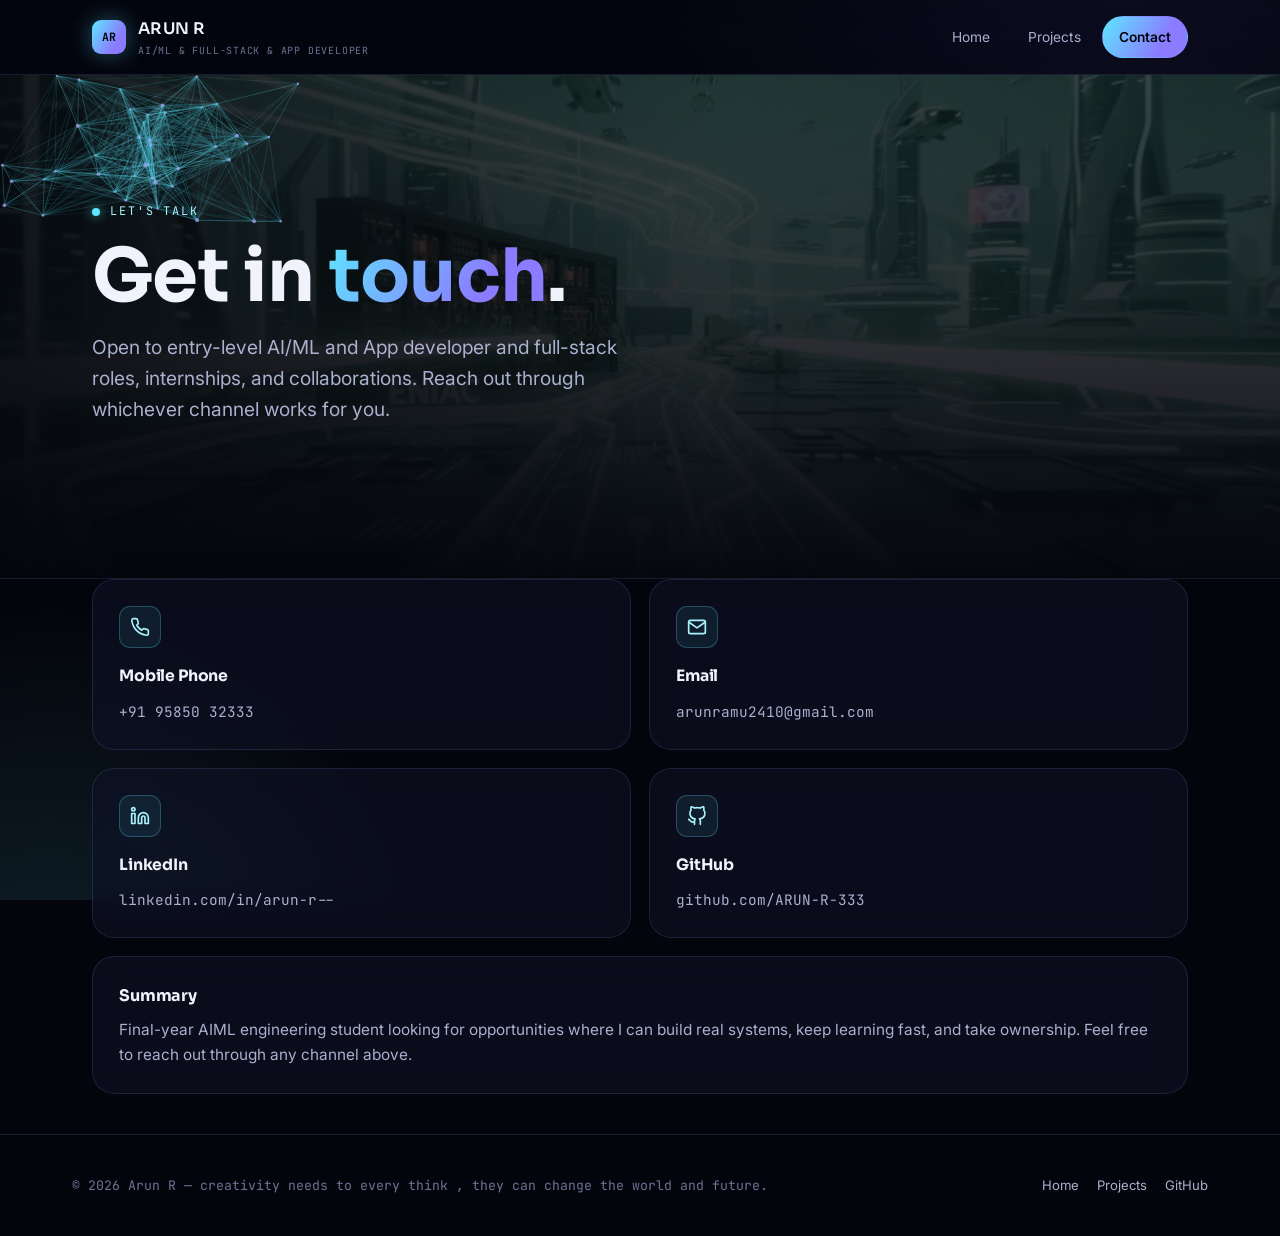
<file: contact.html>
<!DOCTYPE html>
<html lang="en">
<head>
<meta charset="UTF-8" />
<meta name="viewport" content="width=device-width, initial-scale=1.0" />
<title>Contact — Arun R</title>
<meta name="description" content="Get in touch with Arun R — AI/ML engineer and full-stack developer." />
<link rel="preconnect" href="https://fonts.googleapis.com">
<link rel="preconnect" href="https://fonts.gstatic.com" crossorigin>
<link href="https://fonts.googleapis.com/css2?family=Sora:wght@400;500;600;700&family=Inter:wght@400;500;600&family=JetBrains+Mono:wght@400;500&display=swap" rel="stylesheet">
<link rel="stylesheet" href="css/style.css">
</head>
<body>

<header class="nav">
  <div class="nav__inner">
    <a class="nav__id" href="index.html">
      <span class="nav__mark">AR</span>
      <span>
        ARUN R
        <span class="nav__name-sub">AI/ML &amp; Full-Stack &amp; App Developer </span>
      </span>
    </a>
    <nav class="nav__links" aria-label="Primary">
      <a href="index.html">Home</a>
      <a href="projects.html">Projects</a>
      <a href="contact.html" aria-current="page">Contact</a>
    </nav>
  </div>
</header>
<main>
  <section class="hero" style="min-height:56svh;">
    <video class="hero__media" data-bg-video autoplay muted loop playsinline
      poster="assets/posters/contact-evolution.jpg">
      <source src="assets/videos/contact-evolution.mp4" type="video/mp4">
    </video>
    <div class="hero__scrim"></div>
    <canvas class="hero__threads" data-threads aria-hidden="true"></canvas>
    <div class="hero__content" style="grid-template-columns:1fr;">
      <div>
        <p class="eyebrow">Let's talk</p>
        <h1>Get in <em>touch</em>.</h1>
        <p class="hero__role">Open to entry-level AI/ML and App developer and full-stack roles, internships, and collaborations. Reach out through whichever channel works for you.</p>
      </div>
    </div>
  </section>

  <section class="page">
    <div class="contact-grid" data-reveal>

      <div class="panel contact-card">
        <div class="ico" aria-hidden="true">
          <svg width="20" height="20" viewBox="0 0 24 24" fill="none" stroke="currentColor" stroke-width="2" stroke-linecap="round" stroke-linejoin="round"><path d="M22 16.92v3a2 2 0 0 1-2.18 2 19.79 19.79 0 0 1-8.63-3.07 19.5 19.5 0 0 1-6-6 19.79 19.79 0 0 1-3.07-8.67A2 2 0 0 1 4.11 2h3a2 2 0 0 1 2 1.72c.127.96.361 1.903.7 2.81a2 2 0 0 1-.45 2.11L8.09 9.91a16 16 0 0 0 6 6l1.27-1.27a2 2 0 0 1 2.11-.45c.907.339 1.85.573 2.81.7A2 2 0 0 1 22 16.92z"/></svg>
        </div>
        <h3>Mobile Phone</h3>
        <a href="tel:+919585032333">+91 95850 32333</a>
      </div>

      <div class="panel contact-card">
        <div class="ico" aria-hidden="true">
          <svg width="20" height="20" viewBox="0 0 24 24" fill="none" stroke="currentColor" stroke-width="2" stroke-linecap="round" stroke-linejoin="round"><path d="M4 4h16v16H4z" opacity="0"/><path d="M4 4h16c1.1 0 2 .9 2 2v12c0 1.1-.9 2-2 2H4c-1.1 0-2-.9-2-2V6c0-1.1.9-2 2-2z"/><path d="M22 6l-10 7L2 6"/></svg>
        </div>
        <h3>Email</h3>
        <a href="mailto:arunramu2410@gmail.com">arunramu2410@gmail.com</a>
      </div>

      <div class="panel contact-card">
        <div class="ico" aria-hidden="true">
          <svg width="20" height="20" viewBox="0 0 24 24" fill="none" stroke="currentColor" stroke-width="2" stroke-linecap="round" stroke-linejoin="round"><path d="M16 8a6 6 0 0 1 6 6v7h-4v-7a2 2 0 0 0-4 0v7h-4v-7a6 6 0 0 1 6-6z"/><rect x="2" y="9" width="4" height="12"/><circle cx="4" cy="4" r="2"/></svg>
        </div>
        <h3>LinkedIn</h3>
        <a href="https://linkedin.com/in/arun-r--" target="_blank" rel="noopener">linkedin.com/in/arun-r--</a>
      </div>

      <div class="panel contact-card">
        <div class="ico" aria-hidden="true">
          <svg width="20" height="20" viewBox="0 0 24 24" fill="none" stroke="currentColor" stroke-width="2" stroke-linecap="round" stroke-linejoin="round"><path d="M9 19c-5 1.5-5-2.5-7-3m14 6v-3.87a3.37 3.37 0 0 0-.94-2.61c3.14-.35 6.44-1.54 6.44-7A5.44 5.44 0 0 0 20 4.77 5.07 5.07 0 0 0 19.91 1S18.73.65 16 2.48a13.38 13.38 0 0 0-7 0C6.27.65 5.09 1 5.09 1A5.07 5.07 0 0 0 5 4.77a5.44 5.44 0 0 0-1.5 3.78c0 5.42 3.3 6.61 6.44 7A3.37 3.37 0 0 0 9 18.13V22"/></svg>
        </div>
        <h3>GitHub</h3>
        <a href="https://github.com/ARUN-R-333" target="_blank" rel="noopener">github.com/ARUN-R-333</a>
      </div>

      <div class="panel contact-summary">
        <h3>Summary</h3>
        <p>Final-year AIML engineering student looking for opportunities where I can build real systems, keep learning fast, and take ownership. Feel free to reach out through any channel above.</p>
      </div>

    </div>
  </section>
</main>

<footer class="site-footer">
  <div class="site-footer__inner">
    <p>&copy; <span data-year></span> Arun R — creativity needs to every think , they can change the world and future.</p>
    <div class="links">
      <a href="index.html">Home</a>
      <a href="projects.html">Projects</a>
      <a href="https://github.com/ARUN-R-333">GitHub</a>
    </div>
  </div>
</footer>

<script src="js/main.js"></script>
</body>
</html>
</file>
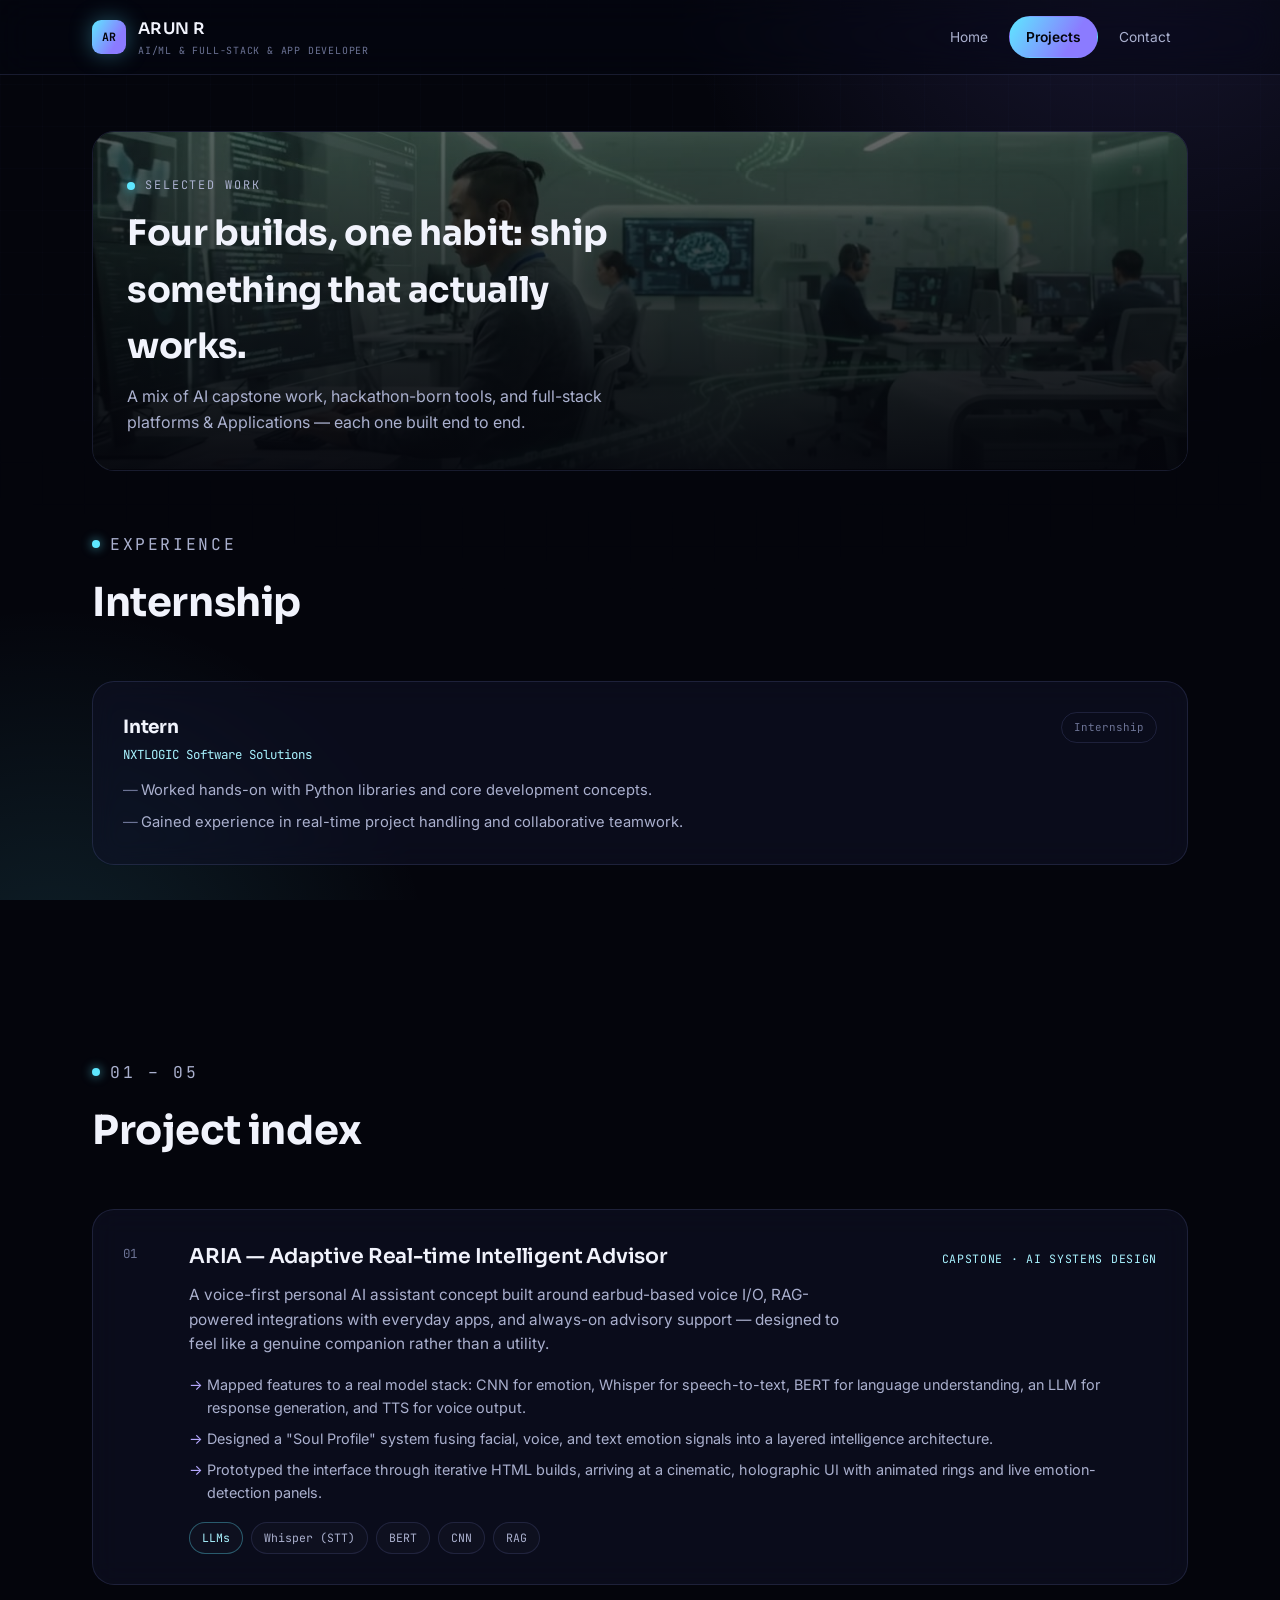
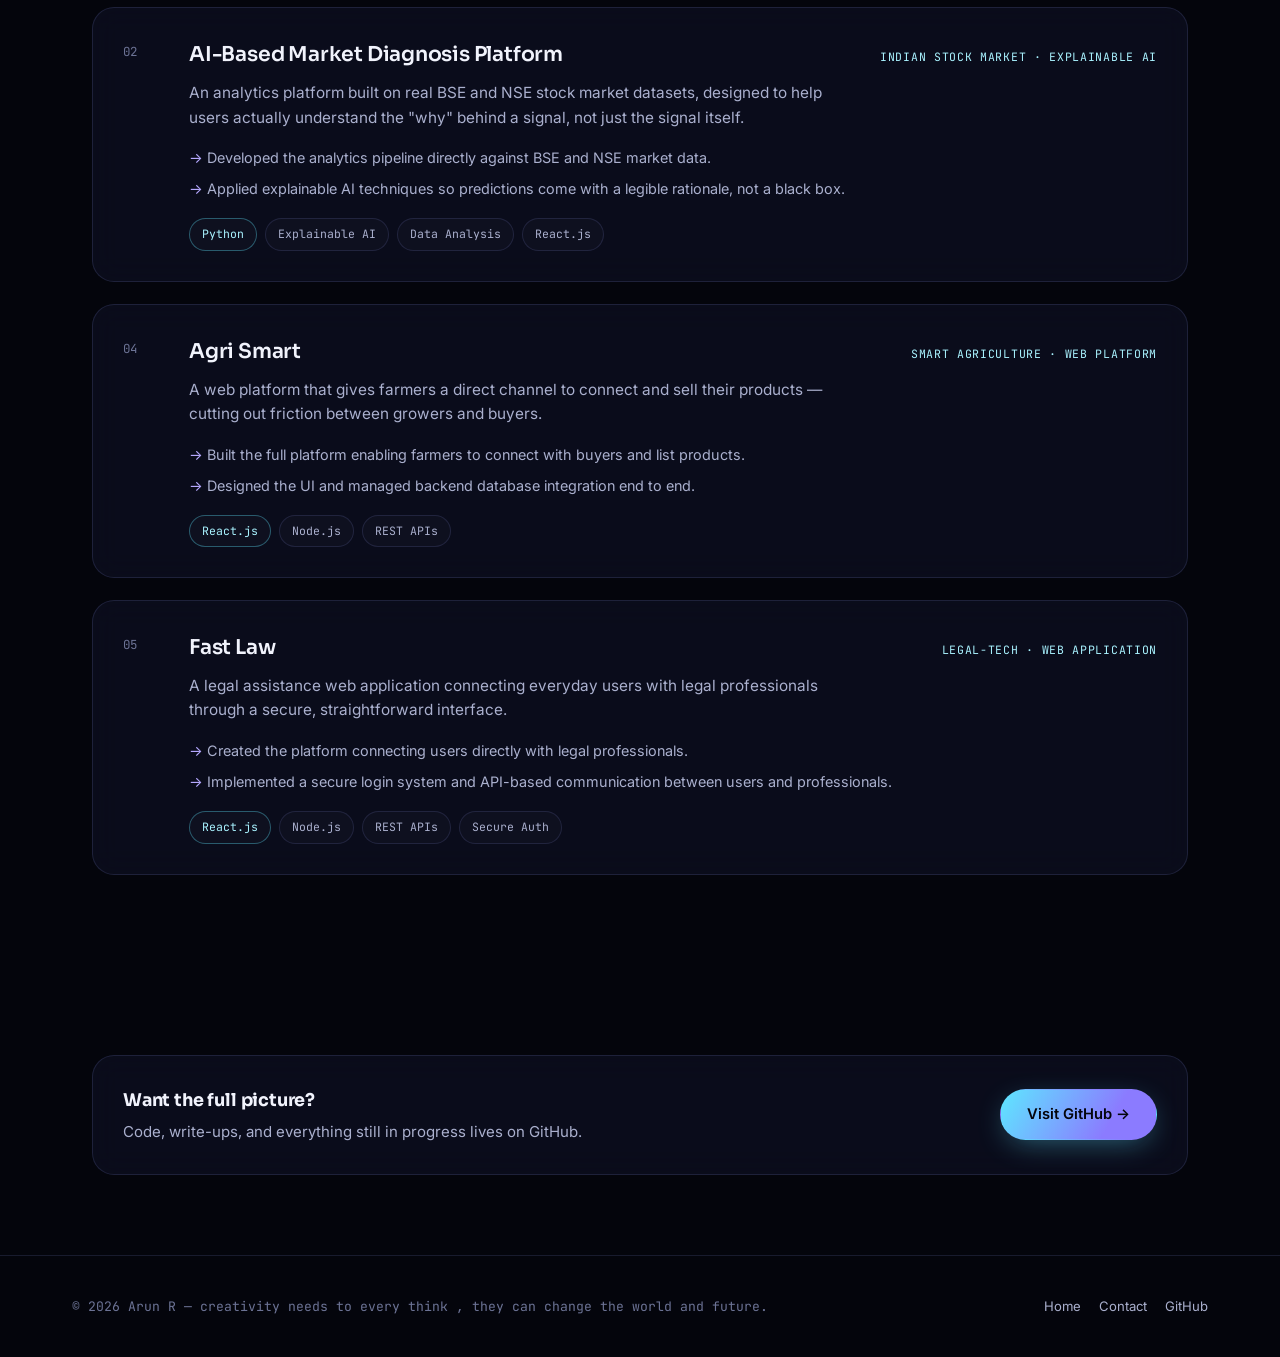
<file: projects.html>
<!DOCTYPE html>
<html lang="en">
<head>
<meta charset="UTF-8" />
<meta name="viewport" content="width=device-width, initial-scale=1.0" />
<title>Projects — Arun R</title>
<meta name="description" content="Applied AI and full-stack projects by Arun R: ARIA voice assistant, an explainable market analytics platform, a gesture-based mouse controller, and more." />
<link rel="preconnect" href="https://fonts.googleapis.com">
<link rel="preconnect" href="https://fonts.gstatic.com" crossorigin>
<link href="https://fonts.googleapis.com/css2?family=Sora:wght@400;500;600;700&family=Inter:wght@400;500;600&family=JetBrains+Mono:wght@400;500&display=swap" rel="stylesheet">
<link rel="stylesheet" href="css/style.css">
</head>
<body>

<header class="nav">
  <div class="nav__inner">
    <a class="nav__id" href="index.html">
      <span class="nav__mark">AR</span>
      <span>
        ARUN R
        <span class="nav__name-sub">AI/ML &amp; Full-Stack &amp; App Developer</span>
        </span>
      </span>
    </a>
    <nav class="nav__links" aria-label="Primary">
      <a href="index.html">Home</a>
      <a href="projects.html" aria-current="page">Projects</a>
      <a href="contact.html">Contact</a>
    </nav>
  </div>
</header>

<main class="page" style="padding-top:56px;">

  <div class="proj-banner" data-reveal>
    <video data-bg-video autoplay muted loop playsinline
      poster="assets/posters/projects-professionals.jpg">
      <source src="assets/videos/projects-professionals.mp4" type="video/mp4">
    </video>
    <div class="proj-banner__scrim"></div>
    <div class="proj-banner__body">
      <p class="eyebrow">Selected work</p>
      <h2>Four builds, one habit: ship something that actually works.</h2>
      <p>A mix of AI capstone work, hackathon-born tools, and full-stack platforms & Applications — each one built end to end.</p>
    </div>
  </div>

  <!-- ============================= EXPERIENCE ============================= -->
  <section style="padding-top:0;">
    <div class="section-head" data-reveal>
      <p class="eyebrow">Experience</p>
      <h2>Internship</h2>
    </div>
    <div class="panel exp-card" data-reveal>
      <div>
        <h3>Intern</h3>
        <p class="org">NXTLOGIC Software Solutions</p>
        <ul>
          <li>Worked hands-on with Python libraries and core development concepts.</li>
          <li>Gained experience in real-time project handling and collaborative teamwork.</li>
        </ul>
      </div>
      <span class="badge">Internship</span>
    </div>
  </section>

  <!-- ============================= PROJECTS ============================= -->
  <section>
    <div class="section-head" data-reveal>
      <p class="eyebrow">01 – 05</p>
      <h2>Project index</h2>
    </div>

    <div class="proj-list">

      <article class="panel proj-card" data-reveal>
        <span class="proj-card__idx mono">01</span>
        <div>
          <div class="proj-card__head">
            <h3>ARIA — Adaptive Real-time Intelligent Advisor</h3>
            <span class="role">Capstone · AI systems design</span>
          </div>
          <p class="desc">
            A voice-first personal AI assistant concept built around earbud-based voice I/O,
            RAG-powered integrations with everyday apps, and always-on advisory support —
            designed to feel like a genuine companion rather than a utility.
          </p>
          <ul class="points">
            <li>Mapped features to a real model stack: CNN for emotion, Whisper for speech-to-text, BERT for language understanding, an LLM for response generation, and TTS for voice output.</li>
            <li>Designed a "Soul Profile" system fusing facial, voice, and text emotion signals into a layered intelligence architecture.</li>
            <li>Prototyped the interface through iterative HTML builds, arriving at a cinematic, holographic UI with animated rings and live emotion-detection panels.</li>
          </ul>
          <div class="tags">
            <span class="chip chip--accent">LLMs</span>
            <span class="chip">Whisper (STT)</span>
            <span class="chip">BERT</span>
            <span class="chip">CNN</span>
            <span class="chip">RAG</span>
          </div>
        </div>
      </article>

      <article class="panel proj-card" data-reveal>
        <span class="proj-card__idx mono">02</span>
        <div>
          <div class="proj-card__head">
            <h3>AI-Based Market Diagnosis Platform</h3>
            <span class="role">Indian Stock Market · Explainable AI</span>
          </div>
          <p class="desc">
            An analytics platform built on real BSE and NSE stock market datasets, designed
            to help users actually understand the "why" behind a signal, not just the signal itself.
          </p>
          <ul class="points">
            <li>Developed the analytics pipeline directly against BSE and NSE market data.</li>
            <li>Applied explainable AI techniques so predictions come with a legible rationale, not a black box.</li>
          </ul>
          <div class="tags">
            <span class="chip chip--accent">Python</span>
            <span class="chip">Explainable AI</span>
            <span class="chip">Data Analysis</span>
            <span class="chip">React.js</span>
          </div>
        </div>
      </article>

      <article class="panel proj-card" data-reveal>
        <span class="proj-card__idx mono">04</span>
        <div>
          <div class="proj-card__head">
            <h3>Agri Smart</h3>
            <span class="role">Smart agriculture · Web platform</span>
          </div>
          <p class="desc">
            A web platform that gives farmers a direct channel to connect and sell their
            products — cutting out friction between growers and buyers.
          </p>
          <ul class="points">
            <li>Built the full platform enabling farmers to connect with buyers and list products.</li>
            <li>Designed the UI and managed backend database integration end to end.</li>
          </ul>
          <div class="tags">
            <span class="chip chip--accent">React.js</span>
            <span class="chip">Node.js</span>
            <span class="chip">REST APIs</span>
          </div>
        </div>
      </article>

      <article class="panel proj-card" data-reveal>
        <span class="proj-card__idx mono">05</span>
        <div>
          <div class="proj-card__head">
            <h3>Fast Law</h3>
            <span class="role">Legal-tech · Web application</span>
          </div>
          <p class="desc">
            A legal assistance web application connecting everyday users with legal
            professionals through a secure, straightforward interface.
          </p>
          <ul class="points">
            <li>Created the platform connecting users directly with legal professionals.</li>
            <li>Implemented a secure login system and API-based communication between users and professionals.</li>
          </ul>
          <div class="tags">
            <span class="chip chip--accent">React.js</span>
            <span class="chip">Node.js</span>
            <span class="chip">REST APIs</span>
            <span class="chip">Secure Auth</span>
          </div>
        </div>
      </article>

    </div>
  </section>

  <section style="padding-bottom:40px;">
    <div class="panel" style="padding:30px; display:flex; justify-content:space-between; align-items:center; flex-wrap:wrap; gap:18px;" data-reveal>
      <div>
        <h3 style="font-size:1.1rem; margin-bottom:6px;">Want the full picture?</h3>
        <p style="color:var(--text-mid); font-size:0.94rem;">Code, write-ups, and everything still in progress lives on GitHub.</p>
      </div>
      <a class="btn btn--solid" href="https://github.com/ARUN-R-333" target="_blank" rel="noopener">Visit GitHub →</a>
    </div>
  </section>

</main>

<footer class="site-footer">
  <div class="site-footer__inner">
    <p>&copy; <span data-year></span> Arun R — creativity needs to every think , they can change the world and future.</p>
    <div class="links">
      <a href="index.html">Home</a>
      <a href="contact.html">Contact</a>
      <a href="https://github.com/ARUN-R-333" target="_blank" rel="noopener">GitHub</a>
    </div>
  </div>
</footer>

<script src="js/main.js"></script>
</body>
</html>
</file>
<file: css/style.css>
/* ==========================================================================
   ARUN R — Portfolio
   Design language: "Circuit Depth" — deep navy/violet void, glass panels,
   cyan-violet signal accents, a live neural-thread canvas signature, and
   monospace data readouts for anything measurable (CGPA, stack, metrics).
   ========================================================================== */

:root{
  /* ---- color tokens ---- */
  --void-950:#04050c;
  --void-900:#080a17;
  --void-800:#0d1024;
  --panel:      rgba(16, 19, 38, 0.56);
  --panel-soft: rgba(16, 19, 38, 0.34);
  --panel-line: rgba(148, 163, 255, 0.14);
  --violet-500:#8b7bff;
  --violet-300:#b6a9ff;
  --cyan-400:#5ee7ff;
  --cyan-200:#a9f3ff;
  --signal-grad: linear-gradient(120deg, var(--cyan-400), var(--violet-500) 70%);
  --text-hi:#f1f3fc;
  --text-mid:#aab0ce;
  --text-dim:#6c7395;
  --danger-glow: rgba(94,231,255,0.35);

  /* ---- type ---- */
  --f-display: "Sora", "Segoe UI", sans-serif;
  --f-body: "Inter", "Segoe UI", sans-serif;
  --f-mono: "JetBrains Mono", "SFMono-Regular", monospace;

  /* ---- scale ---- */
  --edge: clamp(20px, 6vw, 72px);
  --radius-lg: 22px;
  --radius-md: 14px;
  --radius-sm: 8px;
}

*,*::before,*::after{ box-sizing:border-box; }
html{ scroll-behavior:smooth; }
html,body{ margin:0; padding:0; }

body{
  background: var(--void-950);
  color: var(--text-hi);
  font-family: var(--f-body);
  font-size: 16px;
  line-height: 1.6;
  overflow-x: hidden;
  position: relative;
}

/* base ambient backdrop: layered radial glows behind everything */
body::before{
  content:"";
  position: fixed; inset:0;
  z-index:-2;
  background:
    radial-gradient(60vw 60vw at 88% -10%, rgba(139,123,255,0.16), transparent 60%),
    radial-gradient(50vw 50vw at 4% 110%, rgba(94,231,255,0.12), transparent 60%),
    var(--void-950);
}

/* faint circuit-grid texture */
body::after{
  content:"";
  position: fixed; inset:0;
  z-index:-1;
  opacity:.35;
  background-image:
    linear-gradient(rgba(148,163,255,0.055) 1px, transparent 1px),
    linear-gradient(90deg, rgba(148,163,255,0.055) 1px, transparent 1px);
  background-size: 42px 42px;
  mask-image: radial-gradient(120% 70% at 50% 0%, #000 40%, transparent 100%);
}

a{ color:inherit; text-decoration:none; }
img{ max-width:100%; display:block; }
ul{ margin:0; padding:0; list-style:none; }
h1,h2,h3,h4{ font-family:var(--f-display); margin:0; letter-spacing:-0.01em; }
p{ margin:0; }

.mono{ font-family: var(--f-mono); }

:focus-visible{
  outline: 2px solid var(--cyan-400);
  outline-offset: 3px;
  border-radius: 4px;
}

@media (prefers-reduced-motion: reduce){
  html{ scroll-behavior:auto; }
  *{ animation-duration:0.001ms !important; animation-iteration-count:1 !important; transition-duration:0.001ms !important; }
}

/* ---------------------------------------------------------------------- */
/* Layout shell                                                            */
/* ---------------------------------------------------------------------- */
.page{
  max-width: 1240px;
  margin: 0 auto;
  padding: 0 var(--edge);
}

/* ---------------------------------------------------------------------- */
/* Navbar                                                                  */
/* ---------------------------------------------------------------------- */
.nav{
  position: sticky;
  top: 0;
  z-index: 60;
  backdrop-filter: blur(16px) saturate(140%);
  -webkit-backdrop-filter: blur(16px) saturate(140%);
  background: rgba(5,6,15,0.55);
  border-bottom: 1px solid var(--panel-line);
}
.nav__inner{
  max-width: 1240px;
  margin: 0 auto;
  padding: 16px var(--edge);
  display:flex;
  align-items:center;
  justify-content:space-between;
  gap: 20px;
}
.nav__id{
  display:flex; align-items:center; gap:12px;
  font-family: var(--f-display);
  font-weight:600;
  font-size: 1rem;
  letter-spacing: 0.02em;
}
.nav__mark{
  width:34px; height:34px; border-radius:9px;
  background: var(--signal-grad);
  display:flex; align-items:center; justify-content:center;
  font-family: var(--f-mono);
  font-weight:700;
  font-size: 0.72rem;
  color: var(--void-950);
  box-shadow: 0 0 22px rgba(94,231,255,0.35);
}
.nav__name-sub{
  display:block;
  font-family: var(--f-mono);
  font-size: 0.62rem;
  color: var(--text-dim);
  font-weight:400;
  letter-spacing: 0.08em;
  text-transform: uppercase;
  margin-top: 1px;
}
.nav__links{ display:flex; gap: 4px; align-items:center; }
.nav__links a{
  padding: 9px 16px;
  border-radius: 999px;
  font-size: 0.86rem;
  color: var(--text-mid);
  border: 1px solid transparent;
  transition: color .2s ease, border-color .2s ease, background .2s ease;
}
.nav__links a:hover{ color: var(--text-hi); border-color: var(--panel-line); background: var(--panel-soft); }
.nav__links a[aria-current="page"]{
  color: var(--void-950);
  background: var(--signal-grad);
  font-weight:600;
}

/* ---------------------------------------------------------------------- */
/* Hero (video-backed)                                                     */
/* ---------------------------------------------------------------------- */
.hero{
  position: relative;
  min-height: 92svh;
  display:flex;
  align-items:flex-end;
  overflow:hidden;
  border-bottom: 1px solid var(--panel-line);
}
.hero__media{
  position:absolute; inset:0;
  width:100%; height:100%;
  object-fit: cover;
  filter: saturate(85%) brightness(0.55) contrast(1.05);
}
.hero__scrim{
  position:absolute; inset:0;
  background:
    linear-gradient(180deg, rgba(4,5,12,0.35) 0%, rgba(4,5,12,0.55) 45%, rgba(4,5,12,0.96) 100%),
    linear-gradient(90deg, rgba(4,5,12,0.75) 0%, rgba(4,5,12,0.25) 55%);
}
.hero__threads{ position:absolute; inset:0; opacity:0.9; pointer-events:none; }

.hero__content{
  position:relative;
  z-index:2;
  width:100%;
  padding: 0 var(--edge) 64px;
  display:grid;
  grid-template-columns: 1.35fr 0.9fr;
  gap: 40px;
  align-items:end;
  max-width: 1240px;
  margin: 0 auto;
}
.eyebrow{
  font-family: var(--f-mono);
  font-size: 0.74rem;
  letter-spacing: 0.16em;
  text-transform: uppercase;
  color: var(--cyan-200);
  display:flex; align-items:center; gap:10px;
  margin-bottom: 18px;
}
.eyebrow::before{
  content:"";
  width:8px; height:8px; border-radius:50%;
  background: var(--cyan-400);
  box-shadow: 0 0 10px 2px var(--danger-glow);
}
.hero h1{
  font-size: clamp(2.6rem, 6vw, 4.6rem);
  line-height: 1.02;
  font-weight: 700;
  color: var(--text-hi);
}
.hero h1 em{
  font-style:normal;
  background: var(--signal-grad);
  -webkit-background-clip:text;
  background-clip:text;
  color: transparent;
}
.hero__role{
  margin-top: 18px;
  font-size: clamp(1rem, 1.6vw, 1.2rem);
  color: var(--text-mid);
  max-width: 46ch;
}
.hero__cta{ display:flex; gap:14px; margin-top: 34px; flex-wrap:wrap; }

.btn{
  display:inline-flex; align-items:center; gap:8px;
  padding: 13px 26px;
  border-radius: 999px;
  font-size: 0.92rem;
  font-weight: 600;
  font-family: var(--f-body);
  cursor:pointer;
  border: 1px solid transparent;
  transition: transform .2s ease, box-shadow .2s ease, background .2s ease, border-color .2s ease;
}
.btn--solid{
  background: var(--signal-grad);
  color: var(--void-950);
  box-shadow: 0 8px 30px -8px rgba(94,231,255,0.45);
}
.btn--solid:hover{ transform: translateY(-2px); box-shadow: 0 12px 36px -6px rgba(94,231,255,0.6); }
.btn--ghost{
  background: var(--panel-soft);
  border-color: var(--panel-line);
  color: var(--text-hi);
  backdrop-filter: blur(8px);
}
.btn--ghost:hover{ border-color: var(--cyan-400); color: var(--cyan-200); }

/* hero id card */
.idcard{
  background: var(--panel);
  border: 1px solid var(--panel-line);
  border-radius: var(--radius-lg);
  padding: 22px;
  backdrop-filter: blur(18px) saturate(140%);
  -webkit-backdrop-filter: blur(18px) saturate(140%);
  box-shadow: 0 30px 70px -30px rgba(0,0,0,0.7);
}
.idcard__top{ display:flex; align-items:center; gap:14px; }
.idcard__avatar{
  width:56px; height:56px;
  border-radius: 14px;
  background: conic-gradient(from 220deg, var(--cyan-400), var(--violet-500), var(--cyan-400));
  padding: 2px;
  flex-shrink:0;
}
.idcard__avatar span{
  width:100%; height:100%;
  border-radius:12px;
  background: var(--void-900);
  display:flex; align-items:center; justify-content:center;
  font-family: var(--f-display);
  font-weight:700;
  font-size: 1.05rem;
  color: var(--text-hi);
}
.idcard__name{ font-family: var(--f-display); font-weight:600; font-size: 1.02rem; }
.idcard__loc{ font-size: 0.78rem; color: var(--text-dim); margin-top:2px; font-family: var(--f-mono); }
.idcard__chips{ display:flex; flex-wrap:wrap; gap:8px; margin-top:18px; }

.chip{
  font-family: var(--f-mono);
  font-size: 0.72rem;
  padding: 6px 12px;
  border-radius: 999px;
  border: 1px solid var(--panel-line);
  color: var(--text-mid);
  background: rgba(255,255,255,0.02);
  white-space:nowrap;
}
.chip--accent{ color: var(--cyan-200); border-color: rgba(94,231,255,0.35); }

.idcard__stat{
  margin-top: 18px;
  padding-top: 16px;
  border-top: 1px dashed var(--panel-line);
  display:flex; justify-content:space-between; align-items:baseline;
}
.idcard__stat b{ font-family: var(--f-mono); font-size: 1.3rem; color: var(--cyan-200); }
.idcard__stat span{ font-size: 0.74rem; color: var(--text-dim); text-transform:uppercase; letter-spacing:0.06em; }

/* ---------------------------------------------------------------------- */
/* Section scaffolding                                                     */
/* ---------------------------------------------------------------------- */
section{ padding: 90px 0; }
.section-head{ max-width: 640px; margin-bottom: 46px; }
.section-head .eyebrow{ margin-bottom: 14px; }
.section-head h2{ font-size: clamp(1.7rem, 3.4vw, 2.5rem); }
.section-head p{ margin-top: 14px; color: var(--text-mid); font-size: 1.02rem; }

.panel{
  background: var(--panel);
  border: 1px solid var(--panel-line);
  border-radius: var(--radius-lg);
  backdrop-filter: blur(14px) saturate(140%);
  -webkit-backdrop-filter: blur(14px) saturate(140%);
}

/* ---------------------------------------------------------------------- */
/* Objective / About                                                       */
/* ---------------------------------------------------------------------- */
.about{ display:grid; grid-template-columns: 0.9fr 1.1fr; gap: 34px; align-items:start; }
.about__quote{
  padding: 30px;
  position:relative;
}
.about__quote::before{
  content:"“";
  font-family: var(--f-display);
  font-size: 3.6rem;
  color: var(--violet-300);
  opacity:.5;
  line-height:0;
  position:absolute; top:34px; left:22px;
}
.about__quote p{
  font-size: 1.12rem;
  color: var(--text-hi);
  padding-left: 8px;
  line-height:1.65;
}
.about__facts{ display:grid; gap: 14px; }
.fact-row{
  display:flex; justify-content:space-between; gap: 16px;
  padding: 16px 20px;
  border-radius: var(--radius-md);
  border: 1px solid var(--panel-line);
  background: var(--panel-soft);
}
.fact-row dt{ font-size: 0.82rem; color: var(--text-dim); font-family: var(--f-mono); }
.fact-row dd{ margin:0; font-size: 0.92rem; color: var(--text-hi); text-align:right; }

/* ---------------------------------------------------------------------- */
/* Skills — tag-cloud grid (explicitly no percentage bars)                 */
/* ---------------------------------------------------------------------- */
.skills-grid{ display:grid; grid-template-columns: repeat(4, 1fr); gap: 18px; }
.skill-card{ padding: 22px; }
.skill-card h3{
  font-size: 0.72rem;
  text-transform: uppercase;
  letter-spacing: 0.1em;
  color: var(--cyan-200);
  font-family: var(--f-mono);
  margin-bottom: 14px;
}
.skill-card .chip{ margin: 0 6px 8px 0; display:inline-block; }

/* ---------------------------------------------------------------------- */
/* Education timeline (real chronology -> numbering earns its keep)        */
/* ---------------------------------------------------------------------- */
.timeline{ position:relative; padding-left: 34px; }
.timeline::before{
  content:"";
  position:absolute; left:9px; top:6px; bottom:6px; width:1px;
  background: linear-gradient(var(--cyan-400), var(--violet-500));
  opacity:0.5;
}
.tl-item{ position:relative; padding: 0 0 34px 24px; }
.tl-item:last-child{ padding-bottom:0; }
.tl-item::before{
  content:"";
  position:absolute; left:-34px; top:5px;
  width:18px; height:18px; border-radius:50%;
  background: var(--void-950);
  border: 2px solid var(--cyan-400);
  box-shadow: 0 0 0 4px rgba(94,231,255,0.08);
}
.tl-item__meta{ display:flex; justify-content:space-between; gap:12px; flex-wrap:wrap; align-items:baseline; }
.tl-item h3{ font-size: 1.05rem; font-weight:600; }
.tl-item .yr{ font-family: var(--f-mono); font-size: 0.78rem; color: var(--cyan-200); }
.tl-item p{ color: var(--text-mid); font-size: 0.92rem; margin-top:6px; }
.tl-item .score{ font-family: var(--f-mono); font-size: 0.8rem; color: var(--violet-300); margin-top:6px; display:inline-block; }

/* ---------------------------------------------------------------------- */
/* Certifications strip                                                    */
/* ---------------------------------------------------------------------- */
.cert-strip{ display:grid; grid-template-columns: repeat(4, 1fr); gap: 16px; }
.cert-card{ padding: 20px; display:flex; flex-direction:column; gap:10px; }
.cert-card .tag{ font-family: var(--f-mono); font-size:0.68rem; color: var(--text-dim); text-transform:uppercase; letter-spacing:0.08em; }
.cert-card h4{ font-size: 0.96rem; font-weight:600; line-height:1.35; }

/* ---------------------------------------------------------------------- */
/* Achievements                                                            */
/* ---------------------------------------------------------------------- */
.ach-list{ display:grid; gap: 12px; }
.ach-list li{
  display:flex; gap: 14px; align-items:flex-start;
  padding: 16px 20px;
  border-radius: var(--radius-md);
  border: 1px solid var(--panel-line);
  background: var(--panel-soft);
  font-size: 0.94rem;
  color: var(--text-mid);
}
.ach-list li::before{
  content:"";
  flex-shrink:0;
  margin-top: 7px;
  width:7px; height:7px; border-radius:50%;
  background: var(--signal-grad);
}
.ach-list b{ color: var(--text-hi); font-weight:600; }

/* ---------------------------------------------------------------------- */
/* Projects                                                                 */
/* ---------------------------------------------------------------------- */
.proj-banner{
  position:relative; overflow:hidden;
  border-radius: var(--radius-lg);
  border: 1px solid var(--panel-line);
  min-height: 260px;
  display:flex; align-items:flex-end;
  margin-bottom: 60px;
}
.proj-banner video{ position:absolute; inset:0; width:100%; height:100%; object-fit:cover; filter:saturate(80%) brightness(0.5); }
.proj-banner__scrim{ position:absolute; inset:0; background: linear-gradient(180deg, rgba(4,5,12,0.2), rgba(4,5,12,0.92)); }
.proj-banner__body{ position:relative; z-index:2; padding: 34px; }
.proj-banner__body .eyebrow{ margin-bottom:10px; }
.proj-banner__body h2{ font-size: clamp(1.6rem,3vw,2.2rem); max-width: 20ch; }
.proj-banner__body p{ color: var(--text-mid); margin-top:10px; max-width: 52ch; }

.proj-list{ display:grid; gap: 22px; }
.proj-card{
  padding: 30px;
  display:grid;
  grid-template-columns: 44px 1fr;
  gap: 22px;
}
.proj-card__idx{
  font-family: var(--f-mono);
  font-size: 0.78rem;
  color: var(--text-dim);
  padding-top: 4px;
}
.proj-card__head{ display:flex; justify-content:space-between; gap:16px; flex-wrap:wrap; align-items:baseline; margin-bottom:10px; }
.proj-card h3{ font-size: 1.28rem; font-weight:600; }
.proj-card .role{ font-family: var(--f-mono); font-size: 0.72rem; color: var(--cyan-200); text-transform:uppercase; letter-spacing:0.06em; }
.proj-card p.desc{ color: var(--text-mid); font-size: 0.96rem; margin-bottom: 16px; max-width: 66ch; }
.proj-card ul.points{ display:grid; gap:8px; margin-bottom:18px; }
.proj-card ul.points li{ font-size: 0.9rem; color: var(--text-mid); padding-left: 18px; position:relative; }
.proj-card ul.points li::before{ content:"→"; position:absolute; left:0; color: var(--violet-300); }
.proj-card .tags{ display:flex; flex-wrap:wrap; gap:8px; }

/* Experience card on projects page */
.exp-card{ padding:30px; display:grid; grid-template-columns: 1fr auto; gap:20px; align-items:flex-start; }
.exp-card h3{ font-size:1.15rem; }
.exp-card .org{ font-family: var(--f-mono); font-size:0.78rem; color: var(--cyan-200); margin-top:4px; }
.exp-card ul{ margin-top:14px; display:grid; gap:8px; }
.exp-card ul li{ font-size:0.92rem; color:var(--text-mid); padding-left:18px; position:relative; }
.exp-card ul li::before{ content:"—"; position:absolute; left:0; color:var(--text-dim); }
.exp-card .badge{
  font-family: var(--f-mono); font-size:0.68rem; padding:6px 12px; border-radius:999px;
  border:1px solid var(--panel-line); color:var(--text-dim); white-space:nowrap; height:fit-content;
}

/* ---------------------------------------------------------------------- */
/* Contact                                                                  */
/* ---------------------------------------------------------------------- */
.contact-grid{ display:grid; grid-template-columns: repeat(2, 1fr); gap: 18px; }
.contact-card{
  padding: 26px;
  display:flex; flex-direction:column; gap: 10px;
}
.contact-card .ico{
  width:42px; height:42px; border-radius:11px;
  display:flex; align-items:center; justify-content:center;
  background: rgba(94,231,255,0.08);
  border: 1px solid rgba(94,231,255,0.25);
  color: var(--cyan-200);
  margin-bottom: 6px;
}
.contact-card h3{ font-size: 0.98rem; }
.contact-card a, .contact-card .value{ font-family: var(--f-mono); font-size: 0.9rem; color: var(--text-mid); word-break: break-word; }
.contact-card a:hover{ color: var(--cyan-200); }
.contact-card .note{ font-size: 0.78rem; color: var(--text-dim); margin-top: 2px; }

.contact-summary{ grid-column: 1 / -1; padding: 26px; }
.contact-summary h3{ font-size: 1rem; margin-bottom:10px; }
.contact-summary p{ color: var(--text-mid); font-size: 0.96rem; }

/* ---------------------------------------------------------------------- */
/* Footer                                                                   */
/* ---------------------------------------------------------------------- */
.site-footer{
  border-top: 1px solid var(--panel-line);
  padding: 40px var(--edge);
  margin-top: 40px;
}
.site-footer__inner{
  max-width: 1240px; margin:0 auto;
  display:flex; justify-content:space-between; align-items:center; flex-wrap:wrap; gap:14px;
}
.site-footer p{ font-size: 0.82rem; color: var(--text-dim); font-family: var(--f-mono); }
.site-footer .links{ display:flex; gap:18px; }
.site-footer .links a{ font-size: 0.82rem; color: var(--text-mid); }
.site-footer .links a:hover{ color: var(--cyan-200); }

/* ---------------------------------------------------------------------- */
/* Responsive                                                               */
/* ---------------------------------------------------------------------- */
@media (max-width: 980px){
  .hero__content{ grid-template-columns: 1fr; }
  .idcard{ max-width: 420px; }
  .about{ grid-template-columns: 1fr; }
  .skills-grid{ grid-template-columns: repeat(2, 1fr); }
  .cert-strip{ grid-template-columns: repeat(2, 1fr); }
  .contact-grid{ grid-template-columns: 1fr; }
}
@media (max-width: 640px){
  .nav__links{ gap:2px; }
  .nav__links a{ padding:8px 11px; font-size:0.8rem; }
  .skills-grid{ grid-template-columns: 1fr; }
  .cert-strip{ grid-template-columns: 1fr; }
  .proj-card{ grid-template-columns: 1fr; }
  .proj-card__idx{ display:none; }
  .exp-card{ grid-template-columns: 1fr; }
  section{ padding: 60px 0; }
}
</file>
